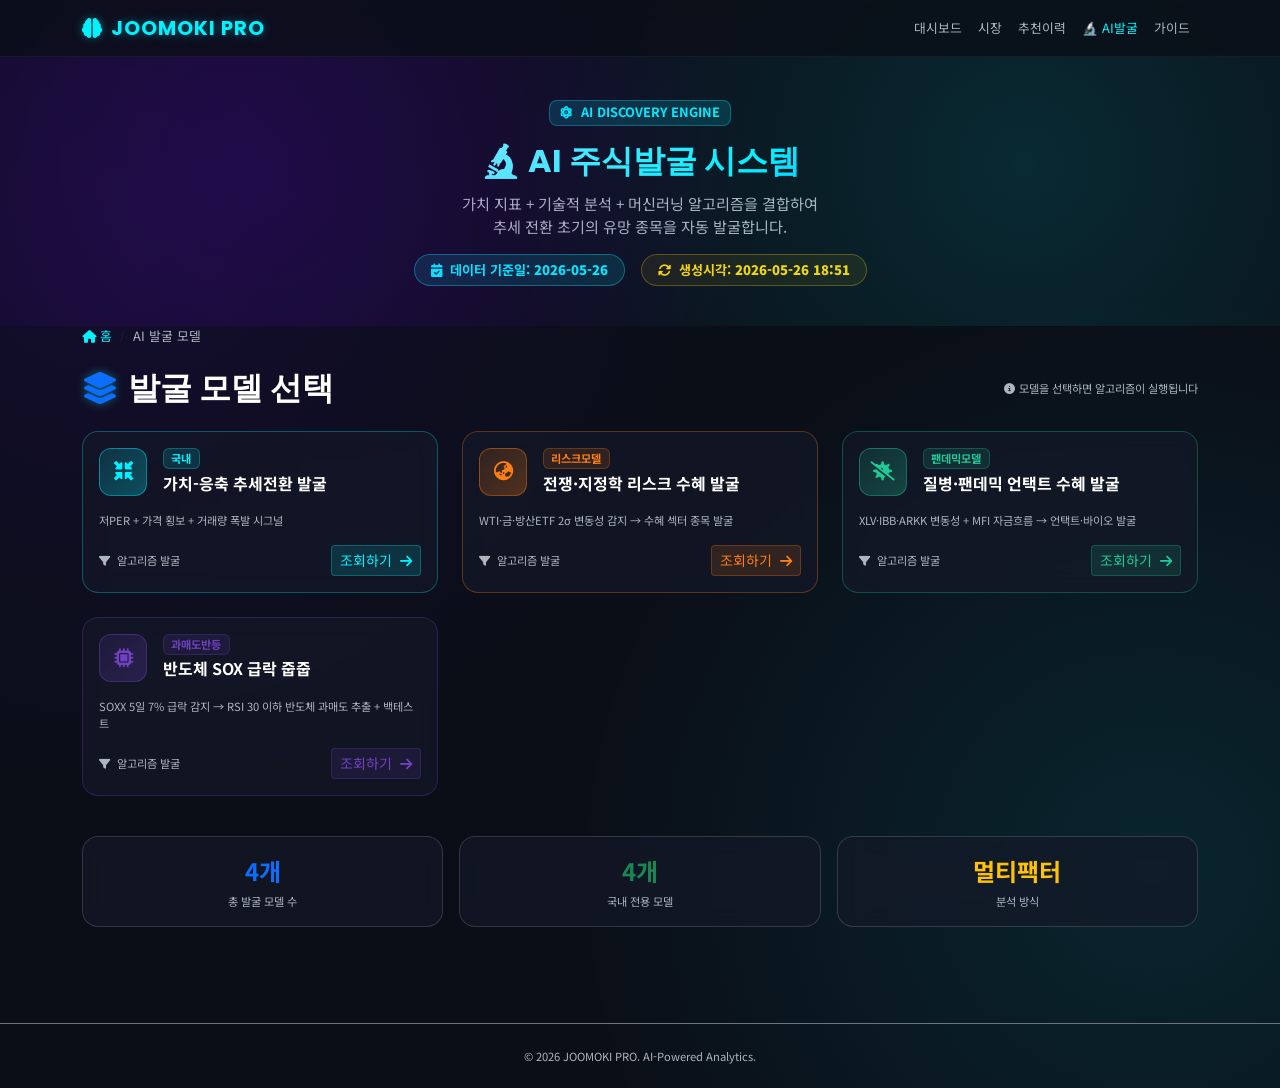
<file: discovery.html>
<!DOCTYPE html>
<html lang="ko">

<head>
    <meta charset="UTF-8">
    <meta name="viewport" content="width=device-width, initial-scale=1.0">
    <title>AI 주식발굴 | JOOMOKI PRO</title>
    <meta name="description" content="AI 알고리즘 기반 주식 발굴 시스템 - 가치 지표와 기술적 분석을 결합하여 투자 유망 종목을 발굴합니다.">

    <!-- Google Fonts -->
    <link rel="preconnect" href="https://fonts.googleapis.com">
    <link rel="preconnect" href="https://fonts.gstatic.com" crossorigin>
    <link
        href="https://fonts.googleapis.com/css2?family=Noto+Sans+KR:wght@300;400;500;700&family=Poppins:wght@400;600;700&display=swap"
        rel="stylesheet">

    <!-- Bootstrap 5 CSS -->
    <link href="https://cdn.jsdelivr.net/npm/bootstrap@5.3.0/dist/css/bootstrap.min.css" rel="stylesheet">

    <!-- Font Awesome -->
    <link rel="stylesheet" href="https://cdnjs.cloudflare.com/ajax/libs/font-awesome/6.4.0/css/all.min.css">

    <!-- Custom CSS -->
    <link rel="stylesheet" href="css/style.css">

    <style>
        /* ─── 발굴 페이지 전용 스타일 ─── */
        .discovery-hero {
            padding: 100px 0 40px;
            text-align: center;
            position: relative;
            overflow: hidden;
        }

        .discovery-hero::before {
            content: '';
            position: absolute;
            top: 0;
            left: 0;
            right: 0;
            bottom: 0;
            background:
                radial-gradient(circle at 20% 50%, rgba(112, 0, 255, 0.15) 0%, transparent 50%),
                radial-gradient(circle at 80% 50%, rgba(0, 242, 255, 0.12) 0%, transparent 50%);
            pointer-events: none;
        }

        .discovery-hero-title {
            font-family: 'Poppins', sans-serif;
            font-weight: 700;
            font-size: 2rem;
            background: linear-gradient(135deg, #fff 0%, #00f2ff 60%, #7000ff 100%);
            -webkit-background-clip: text;
            background-clip: text;
            -webkit-text-fill-color: transparent;
            margin-bottom: 12px;
            animation: fadeInUp 0.7s ease-out;
        }

        .discovery-hero-sub {
            color: #adb5bd;
            font-size: 0.95rem;
            animation: fadeInUp 0.9s ease-out;
        }

        /* 모델 카드 */
        .model-card {
            cursor: pointer;
            transition: transform 0.25s, box-shadow 0.25s, border-color 0.25s;
        }

        .model-card:hover {
            transform: translateY(-6px);
            box-shadow: 0 12px 35px rgba(0, 0, 0, 0.5);
        }

        /* 결과 테이블 - 다크 테마 강제 적용 (Bootstrap 오버라이드) */
        .discovery-table {
            border-collapse: separate !important;
            border-spacing: 0 6px !important;
            --bs-table-bg: transparent !important;
            --bs-table-color: #f8f9fa !important;
            --bs-table-border-color: transparent !important;
            --bs-table-striped-bg: rgba(20, 25, 40, 0.9) !important;
        }

        .discovery-table thead th {
            background: rgba(10, 15, 30, 0.95) !important;
            color: #00f2ff !important;
            border: none !important;
            padding: 10px 14px;
            font-weight: 600;
            font-size: 0.8rem;
            letter-spacing: 0.8px;
            text-transform: uppercase;
            white-space: nowrap;
        }

        .discovery-table tbody tr,
        .discovery-table tbody tr td {
            --bs-table-bg: rgba(20, 25, 40, 0.9) !important;
            background-color: rgba(20, 25, 40, 0.9) !important;
        }

        .discovery-table tbody tr.discovery-row:hover,
        .discovery-table tbody tr.discovery-row:hover td {
            background-color: rgba(0, 242, 255, 0.07) !important;
            --bs-table-bg: rgba(0, 242, 255, 0.07) !important;
            transform: scale(1.005);
        }

        .discovery-table td {
            border: none !important;
            padding: 10px 10px !important;
            vertical-align: middle !important;
            color: #f8f9fa !important;
            font-size: 0.85rem;
            white-space: nowrap;
        }

        @media (max-width: 576px) {
            .discovery-table td {
                padding: 8px 8px !important;
                font-size: 0.78rem;
            }

            .discovery-table thead th {
                padding: 8px 8px;
                font-size: 0.72rem;
            }
        }

        .discovery-table td:first-child {
            border-top-left-radius: 10px;
            border-bottom-left-radius: 10px;
            white-space: nowrap;
        }

        .discovery-table td:last-child {
            border-top-right-radius: 10px;
            border-bottom-right-radius: 10px;
        }

        /* reason-row 배경 */
        .discovery-table tr.reason-row td {
            background-color: transparent !important;
        }

        /* 알고리즘 설명 박스 */
        .algo-box {
            background: rgba(20, 25, 40, 0.8);
            border: 1px solid rgba(0, 242, 255, 0.15);
            border-radius: 16px;
            padding: 24px;
            margin-bottom: 24px;
        }

        /* 빵 부스럼 */
        .breadcrumb {
            background: transparent;
        }

        .breadcrumb-item a {
            color: #00f2ff;
            text-decoration: none;
        }

        .breadcrumb-item.active {
            color: #adb5bd;
        }

        /* 발굴 카운트 뱃지 */
        .count-badge {
            background: rgba(0, 255, 157, 0.12);
            color: #00ff9d;
            border: 1px solid rgba(0, 255, 157, 0.3);
            padding: 4px 12px;
            border-radius: 20px;
            font-size: 0.8rem;
            font-weight: 600;
        }

        /* 사유 토글 행 */
        .reason-row td {
            padding: 0;
        }

        /* 스켈레톤 로딩 애니메이션 */
        @keyframes shimmer {
            0% {
                background-position: -468px 0
            }

            100% {
                background-position: 468px 0
            }
        }

        .loading-pulse {
            animation: shimmer 1.4s linear infinite;
            background: linear-gradient(to right, rgba(255, 255, 255, 0.03) 8%,
                    rgba(255, 255, 255, 0.08) 18%, rgba(255, 255, 255, 0.03) 33%);
            background-size: 800px 100%;
        }
    </style>
</head>

<body>
    <!-- 네비게이션 바 -->
    <nav class="navbar navbar-expand-lg fixed-top">
        <div class="container">
            <a class="navbar-brand" href="index.html">
                <i class="fas fa-brain me-2"></i>JOOMOKI PRO
            </a>
            <button class="navbar-toggler" type="button" data-bs-toggle="collapse" data-bs-target="#navbarNav">
                <span class="navbar-toggler-icon"></span>
            </button>
            <div class="collapse navbar-collapse" id="navbarNav">
                <ul class="navbar-nav ms-auto">
                    <li class="nav-item"><a class="nav-link" href="index.html#dashboard">대시보드</a></li>
                    <li class="nav-item"><a class="nav-link" href="index.html#market-list">시장</a></li>
                    <li class="nav-item"><a class="nav-link" href="history.html">추천이력</a></li>
                    <li class="nav-item"><a class="nav-link active" href="discovery.html">🔬 AI발굴</a></li>
                    <li class="nav-item"><a class="nav-link" href="index.html#education">가이드</a></li>
                </ul>
            </div>
        </div>
    </nav>

    <!-- 히어로 섹션 -->
    <div class="discovery-hero">
        <div class="container">
            <div class="mb-3">
                <span class="badge badge-ai">
                    <i class="fas fa-atom me-1"></i> AI DISCOVERY ENGINE
                </span>
            </div>
            <h1 class="discovery-hero-title">🔬 AI 주식발굴 시스템</h1>
            <p class="discovery-hero-sub">
                가치 지표 + 기술적 분석 + 머신러닝 알고리즘을 결합하여<br>
                추세 전환 초기의 유망 종목을 자동 발굴합니다.
            </p>
            <!-- 기준일자 배지 -->
            <div class="d-flex align-items-center justify-content-center gap-3 mt-3 flex-wrap" id="hero-date-info">
                <span class="badge px-3 py-2"
                    style="background:rgba(0,242,255,0.12); color:#00f2ff; border:1px solid rgba(0,242,255,0.35); font-size:0.82rem; border-radius:20px;">
                    <i class="fas fa-calendar-check me-1"></i>
                    데이터 기준일: <strong id="hero-data-date">로딩 중...</strong>
                </span>
                <span class="badge px-3 py-2"
                    style="background:rgba(255,200,0,0.08); color:#ffd700; border:1px solid rgba(255,200,0,0.3); font-size:0.82rem; border-radius:20px;">
                    <i class="fas fa-sync-alt me-1"></i>
                    생성시각: <strong id="hero-last-updated">로딩 중...</strong>
                </span>
            </div>
        </div>
    </div>

    <!-- 메인 콘텐츠 -->
    <div class="container pb-5">

        <!-- 빵 부스럼 네비게이션 -->
        <nav aria-label="breadcrumb" class="mb-4">
            <ol class="breadcrumb">
                <li class="breadcrumb-item"><a href="index.html"><i class="fas fa-home me-1"></i>홈</a></li>
                <li class="breadcrumb-item active">AI 발굴 모델</li>
                <li class="breadcrumb-item" id="breadcrumb-model" style="display:none;">
                    <span id="breadcrumb-model-name"></span>
                </li>
            </ol>
        </nav>

        <!-- ───────────────────────────────────────────── -->
        <!-- 뷰 1: 모델 목록 화면                         -->
        <!-- ───────────────────────────────────────────── -->
        <div id="view-model-list">
            <div class="d-flex align-items-center justify-content-between mb-4">
                <h2 class="section-title text-white m-0">
                    <i class="fas fa-layer-group text-primary"></i> 발굴 모델 선택
                </h2>
                <span class="text-muted small">
                    <i class="fas fa-info-circle me-1"></i>모델을 선택하면 알고리즘이 실행됩니다
                </span>
            </div>

            <div class="row g-4" id="model-list-container">
                <!-- discovery.js가 카드 생성 -->
                <div class="col-12 text-center py-5">
                    <div class="spinner-border text-primary" role="status"></div>
                    <p class="mt-3 text-muted">모델 데이터 로딩 중...</p>
                </div>
            </div>

            <!-- 모델 소개 통계 행 -->
            <div class="row g-3 mt-4" id="stats-row">
                <div class="col-md-4">
                    <div class="glass-card text-center">
                        <div class="text-primary fw-bold fs-4 mb-1" id="stat-total-models">-</div>
                        <div class="text-muted small">총 발굴 모델 수</div>
                    </div>
                </div>
                <div class="col-md-4">
                    <div class="glass-card text-center">
                        <div class="text-success fw-bold fs-4 mb-1" id="stat-kr-models">-</div>
                        <div class="text-muted small">국내 전용 모델</div>
                    </div>
                </div>
                <div class="col-md-4">
                    <div class="glass-card text-center">
                        <div class="text-warning fw-bold fs-4 mb-1" id="stat-algo-count">멀티팩터</div>
                        <div class="text-muted small">분석 방식</div>
                    </div>
                </div>
            </div>
        </div>

        <!-- ───────────────────────────────────────────── -->
        <!-- 뷰 2: 모델 결과 화면                         -->
        <!-- ───────────────────────────────────────────── -->
        <div id="view-model-result" style="display:none;">

            <!-- 뒤로가기 + 제목 -->
            <div class="d-flex align-items-center gap-3 mb-4">
                <button class="btn btn-sm" onclick="goBack()"
                    style="background:rgba(255,255,255,0.07); color:#adb5bd; border:1px solid rgba(255,255,255,0.15);">
                    <i class="fas fa-arrow-left me-1"></i> 모델 목록
                </button>
                <div>
                    <span class="badge me-2" id="model-algo-badge"></span>
                    <strong class="text-white" id="model-algo-title"></strong>
                </div>
            </div>

            <!-- 알고리즘 설명 박스 -->
            <div class="algo-box mb-4">
                <div class="d-flex align-items-center gap-2 mb-3">
                    <i class="fas fa-microchip text-primary"></i>
                    <h5 class="text-white m-0">알고리즘 산출 기준</h5>
                </div>
                <div id="model-algo-desc" class="text-muted" style="line-height:1.75; font-size:0.88rem;">
                    <!-- discovery.js가 주입 -->
                </div>
            </div>

            <!-- 발굴 결과 테이블 -->
            <div class="glass-card">
                <div class="d-flex align-items-center justify-content-between mb-2">
                    <h5 class="text-white m-0">
                        <i class="fas fa-star text-warning me-2"></i>발굴 종목 리스트
                    </h5>
                    <span class="count-badge" id="discovery-count">분석 중...</span>
                </div>
                <!-- 기준일자 인포바 -->
                <div class="d-flex align-items-center gap-3 mb-3 flex-wrap">
                    <span class="small" style="color:#adb5bd;">
                        <i class="fas fa-calendar-alt me-1" style="color:#00f2ff;"></i>
                        데이터 기준일: <strong id="result-data-date" style="color:#00f2ff;">-</strong>
                    </span>
                    <span class="small" style="color:#adb5bd;">
                        <i class="fas fa-clock me-1" style="color:#ffd700;"></i>
                        Export 시각: <strong id="result-last-updated" style="color:#ffd700;">-</strong>
                    </span>
                </div>
                <div class="table-responsive">
                    <table class="table discovery-table">
                        <thead>
                            <tr>
                                <th>순위 / 종목</th>
                                <th>현재가</th>
                                <th>등락률</th>
                                <th>발굴점수</th>
                                <th>AI점수</th>
                                <th>선정 사유</th>
                            </tr>
                        </thead>
                        <tbody id="discovery-result-body">
                            <tr>
                                <td colspan="6" class="text-center py-5">
                                    <div class="spinner-border text-primary mb-3" role="status"></div>
                                    <p class="text-muted">알고리즘 분석 중...</p>
                                </td>
                            </tr>
                        </tbody>
                    </table>
                </div>

                <!-- 면책 고지 -->
                <div class="mt-3 p-3 rounded-3"
                    style="background:rgba(255,200,0,0.05); border:1px solid rgba(255,200,0,0.15);">
                    <p class="text-muted small mb-0">
                        <i class="fas fa-exclamation-triangle text-warning me-1"></i>
                        <strong class="text-warning">투자 유의사항:</strong>
                        본 발굴 결과는 AI 알고리즘에 의한 참고 정보이며 투자 권유가 아닙니다.
                        실제 투자 결정은 충분한 리서치와 전문가 상담을 통해 신중하게 이루어져야 합니다.
                        손절/익절 기준은 모델의 백테스트 결과에 기반한 가이드라인입니다.
                    </p>
                </div>
            </div>
        </div>
    </div>

    <!-- 푸터 -->
    <footer class="text-center py-4 mt-5 border-top border-secondary text-muted small">
        <p class="mb-0">&copy; 2026 JOOMOKI PRO. AI-Powered Analytics.</p>
    </footer>

    <!-- Scripts -->
    <script src="https://cdn.jsdelivr.net/npm/bootstrap@5.3.0/dist/js/bootstrap.bundle.min.js"></script>

    <!-- 주식 데이터 로드 (index.html과 동일하게 로드) -->
    <!-- STOCK_DATA_SCRIPTS_START -->
    <script src="data/stock_data_base.js"></script>
    <script src="data/stock_data_kr_1.js"></script>
    <script src="data/stock_data_kr_2.js"></script>
    <script src="data/stock_data_kr_3.js"></script>
    <script src="data/stock_data_kr_4.js"></script>
    <script src="data/stock_data_kr_5.js"></script>
    <script src="data/stock_data_kr_6.js"></script>
    <script src="data/stock_data_kr_7.js"></script>
    <script src="data/stock_data_kr_8.js"></script>
    <!-- STOCK_DATA_SCRIPTS_END -->

    <!-- AI 발굴 엔진 -->
    <script src="data/geo_risk_data.js"></script>
    <script src="data/pandemic_data.js"></script>
    <script src="data/semi_dip_data.js"></script>
    <script src="js/discovery.js"></script>
</body>

</html>
</file>
<file: css/style.css>
/* Modern AI/Cyberpunk Theme */
:root {
    --bg-dark: #0a0e17;
    /* Deep Space Blue */
    --bg-card: rgba(20, 25, 40, 0.7);
    /* Glassmorphism Card */
    --primary-color: #00f2ff;
    /* Neon Cyan */
    --secondary-color: #7000ff;
    /* Neon Purple */
    --accent-color: #ff0055;
    /* Neon Pink/Red */
    --text-main: #f8f9fa;
    /* Lighter white */
    --text-muted: #adb5bd;
    /* Lighter gray for better visibility */
    --success-color: #00ff9d;
    --danger-color: #ff4d7d;
    /* Brighter Red/Pink */
    --warning-color: #ffd700;
    --down-color: #4da3ff;
    /* Brighter Blue for dark bg */
    --font-heading: 'Poppins', sans-serif;
    --font-body: 'Noto Sans KR', sans-serif;
    --card-border: 1px solid rgba(255, 255, 255, 0.15);
    --glow-primary: 0 0 10px rgba(0, 242, 255, 0.4);
    --glow-secondary: 0 0 15px rgba(112, 0, 255, 0.3);
}

body {
    background-color: var(--bg-dark);
    color: var(--text-main);
    font-family: var(--font-body);
    font-size: 0.8rem;
    /* 전체적으로 30% 정도 축소 (기본 16px -> 약 11~12px 체감) */
    overflow-x: hidden;
    background-image:
        radial-gradient(circle at 10% 20%, rgba(112, 0, 255, 0.1) 0%, transparent 40%),
        radial-gradient(circle at 90% 80%, rgba(0, 242, 255, 0.1) 0%, transparent 40%);
}

/* Navbar */
.navbar {
    background: rgba(10, 14, 23, 0.8) !important;
    backdrop-filter: blur(10px);
    border-bottom: 1px solid rgba(255, 255, 255, 0.05);
}

.navbar-brand {
    font-family: var(--font-heading);
    font-weight: 700;
    color: var(--primary-color) !important;
    text-shadow: var(--glow-primary);
    letter-spacing: 1px;
}

.nav-link {
    color: var(--text-muted) !important;
    transition: color 0.3s ease;
}

.nav-link:hover,
.nav-link.active {
    color: var(--primary-color) !important;
}

/* Hero Section */
.hero-section {
    position: relative;
    padding: 30px 0 20px;
    /* 패딩 추가 축소 */
    background: transparent;
    overflow: hidden;
}

.hero-title {
    font-size: 1.5rem;
    /* 모바일 한 줄 표시를 위해 대폭 축소 */
    font-weight: 700;
    background: linear-gradient(135deg, #fff 0%, var(--primary-color) 100%);
    -webkit-background-clip: text;
    background-clip: text;
    -webkit-text-fill-color: transparent;
    margin-bottom: 20px;
    animation: fadeInUp 0.8s ease-out;
}

.hero-subtitle {
    font-size: 1.2rem;
    color: var(--text-muted);
    margin-bottom: 30px;
    animation: fadeInUp 1s ease-out;
}

/* Buttons */
.btn-ai {
    background: linear-gradient(45deg, var(--secondary-color), var(--primary-color));
    border: none;
    color: white;
    padding: 12px 30px;
    border-radius: 50px;
    font-weight: 600;
    box-shadow: 0 4px 15px rgba(0, 242, 255, 0.3);
    transition: transform 0.3s, box-shadow 0.3s;
}

.btn-ai:hover {
    transform: translateY(-2px);
    box-shadow: 0 6px 20px rgba(0, 242, 255, 0.5);
    color: white;
}

/* Cards & Glassmorphism */
.glass-card {
    background: var(--bg-card);
    backdrop-filter: blur(10px);
    border: var(--card-border);
    border-radius: 16px;
    padding: 16px;
    transition: transform 0.3s, box-shadow 0.3s;
}

.glass-card:hover {
    transform: translateY(-5px);
    box-shadow: 0 10px 30px rgba(0, 0, 0, 0.5);
    border-color: rgba(0, 242, 255, 0.3);
}

.section-title {
    font-family: var(--font-heading);
    font-weight: 700;
    margin-bottom: 20px;
    display: flex;
    align-items: center;
    gap: 10px;
}

.section-title i {
    text-shadow: var(--glow-primary);
}

/* Stock Table */
/* Stock Table */
.table-dark-custom {
    --bs-table-bg: transparent;
    --bs-table-color: var(--text-main);
    background: transparent;
    color: var(--text-main) !important;
    border-collapse: separate;
    border-spacing: 0 8px;
    /* Row spacing */
}

.table-dark-custom thead th {
    background: rgba(255, 255, 255, 0.05) !important;
    border: none;
    padding: 10px;
    font-weight: 600;
    color: var(--primary-color) !important;
    text-transform: uppercase;
    font-size: 0.8rem;
    letter-spacing: 1px;
    white-space: nowrap;
}

.table-dark-custom tbody tr {
    background: var(--bg-card);
    transition: transform 0.2s, background 0.2s;
}

.table-dark-custom tbody tr:hover {
    transform: scale(1.01);
    background: rgba(255, 255, 255, 0.08) !important;
    position: relative;
    z-index: 10;
    box-shadow: 0 5px 15px rgba(0, 0, 0, 0.3);
}

.table-dark-custom td {
    background-color: transparent !important;
    /* Ensure TR background shows */
    border: none;
    padding: 8px 10px;
    vertical-align: middle;
    color: var(--text-main);
    white-space: nowrap;
    font-size: 0.9rem;
    /* Fallback */
}

.table-dark-custom td:first-child {
    border-top-left-radius: 10px;
    border-bottom-left-radius: 10px;
}

.table-dark-custom td:last-child {
    border-top-right-radius: 10px;
    border-bottom-right-radius: 10px;
}

/* Badges & Indicators */
.badge-ai {
    background: rgba(0, 242, 255, 0.15);
    color: var(--primary-color);
    border: 1px solid rgba(0, 242, 255, 0.3);
    padding: 5px 10px;
    border-radius: 8px;
    font-size: 0.8rem;
}

.badge-up {
    color: var(--danger-color);
    /* Red for up in Korea/US standard? Actually usually Red is Up in Korea, Green is Up in US. Let's stick to Red Up for KR context or Green Up for Global. User is likely KR based. Let's use Red for Up. */
    background: rgba(255, 51, 102, 0.1);
    border: 1px solid rgba(255, 51, 102, 0.3);
    padding: 5px 10px;
    border-radius: 8px;
}

.badge-down {
    color: var(--secondary-color);
    /* Blue/Purple for down */
    background: rgba(112, 0, 255, 0.1);
    border: 1px solid rgba(112, 0, 255, 0.3);
    padding: 5px 10px;
    border-radius: 8px;
}

/* Search Box */
.search-container {
    position: relative;
    width: 100%;
    max-width: 400px;
}

.search-input {
    width: 100%;
    background: rgba(255, 255, 255, 0.05);
    border: 1px solid rgba(255, 255, 255, 0.1);
    border-radius: 50px;
    padding: 12px 20px 12px 45px;
    color: white;
    transition: all 0.3s;
}

.search-input:focus {
    background: rgba(255, 255, 255, 0.1);
    border-color: var(--primary-color);
    box-shadow: 0 0 10px rgba(0, 242, 255, 0.3);
    outline: none;
}

.search-icon {
    position: absolute;
    left: 15px;
    top: 50%;
    transform: translateY(-50%);
    color: var(--text-muted);
}

/* Modal */
.modal-content {
    background: #0f1420;
    border: 1px solid rgba(0, 242, 255, 0.2);
    box-shadow: 0 0 30px rgba(0, 0, 0, 0.8);
}

.modal-header {
    border-bottom: 1px solid rgba(255, 255, 255, 0.1);
}

.btn-close {
    filter: invert(1);
}

/* Animations */
@keyframes fadeInUp {
    from {
        opacity: 0;
        transform: translateY(20px);
    }

    to {
        opacity: 1;
        transform: translateY(0);
    }
}

/* Scrollbar */
::-webkit-scrollbar {
    width: 8px;
}

::-webkit-scrollbar-track {
    background: #0a0e17;
}

::-webkit-scrollbar-thumb {
    background: #2d3748;
    border-radius: 4px;
}

/* Bootstrap Overrides */
.text-muted {
    color: var(--text-muted) !important;
}

.list-group-item {
    background-color: transparent !important;
    color: var(--text-main);
}

.btn-close {
    filter: invert(1) grayscale(100%) brightness(200%);
}

/* Modal Specifics */
#modalStockName {
    color: var(--primary-color);
    text-shadow: 0 0 10px rgba(0, 242, 255, 0.3);
}

#modalPrice,
#modalPER,
#modalPBR {
    color: #fff;
    text-shadow: 0 0 5px rgba(255, 255, 255, 0.2);
}

/* Ensure canvas visibility */
canvas {
    max-width: 100%;
}
</file>
